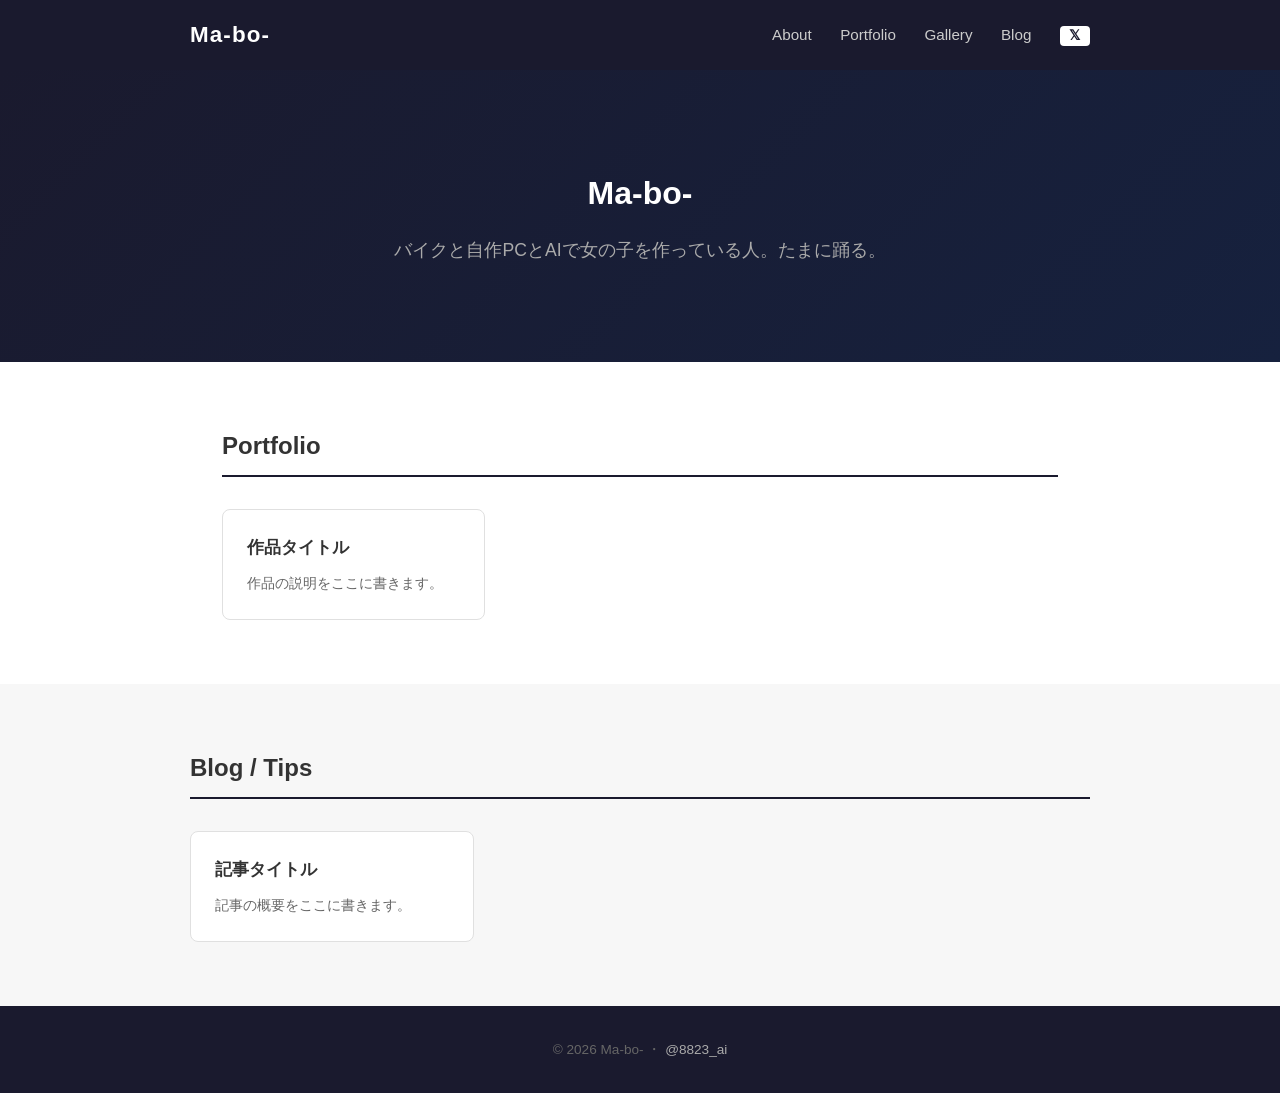
<file: index.html>
<!DOCTYPE html>
<html lang="ja">
<head>
  <meta charset="UTF-8">
  <meta name="viewport" content="width=device-width, initial-scale=1.0">
  <title>Ma-bo- | Blog & Portfolio</title>
  <link rel="stylesheet" href="style.css">
</head>
<body>

  <header>
    <div class="header-inner">
      <h1 class="site-title">Ma-bo-</h1>
      <nav>
        <a href="#about">About</a>
        <a href="#portfolio">Portfolio</a>
        <a href="gallery.html">Gallery</a>
        <a href="#blog">Blog</a>
        <a href="https://x.com/8823_ai" target="_blank" class="nav-x">𝕏</a>
      </nav>
    </div>
  </header>

  <section id="about" class="hero">
    <h2>Ma-bo-</h2>
    <p>バイクと自作PCとAIで女の子を作っている人。たまに踊る。</p>
  </section>

  <section id="portfolio" class="section">
    <h2 class="section-title">Portfolio</h2>
    <div class="card-grid">
      <div class="card">
        <h3>作品タイトル</h3>
        <p>作品の説明をここに書きます。</p>
      </div>
    </div>
  </section>

  <section id="blog" class="section alt">
    <h2 class="section-title">Blog / Tips</h2>
    <div class="card-grid">
      <div class="card">
        <h3>記事タイトル</h3>
        <p>記事の概要をここに書きます。</p>
      </div>
    </div>
  </section>

  <footer>
    <p>&copy; 2026 Ma-bo- ・ <a href="https://x.com/8823_ai" target="_blank">@8823_ai</a></p>
  </footer>

</body>
</html>
</file>
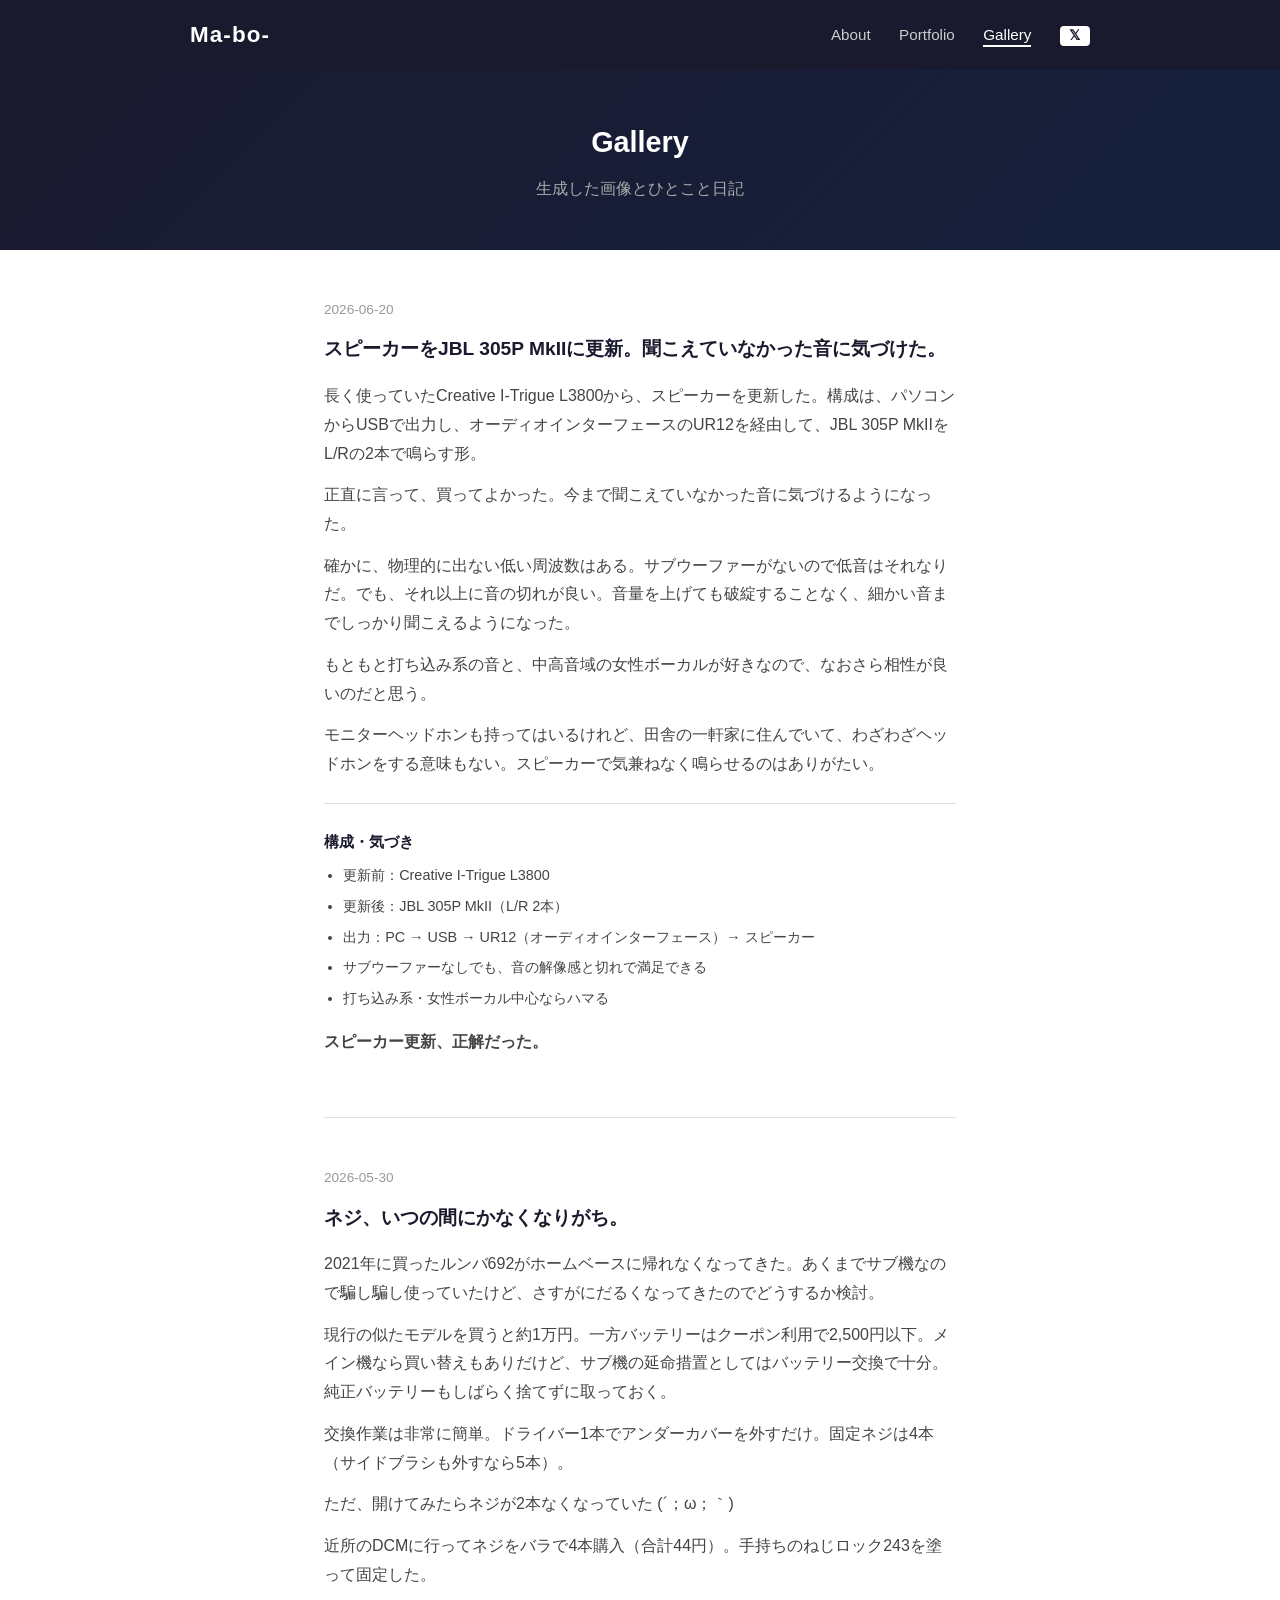
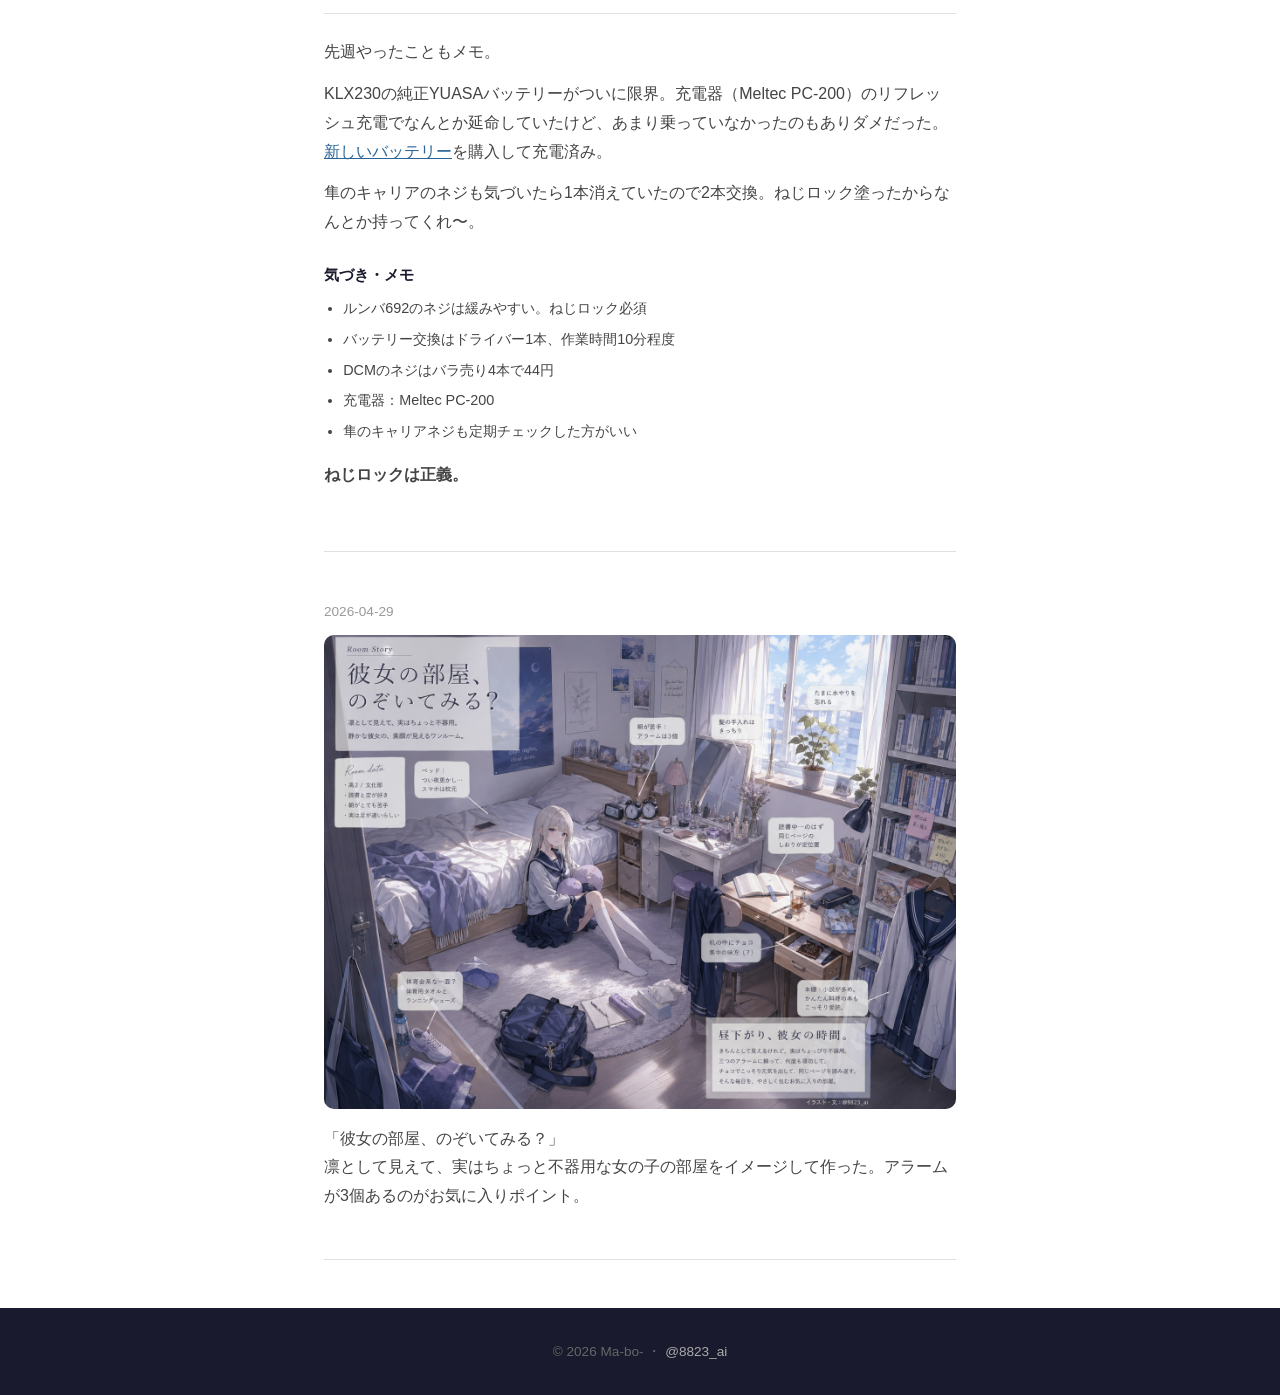
<file: gallery.html>
<!DOCTYPE html>
<html lang="ja">
<head>
  <meta charset="UTF-8">
  <meta name="viewport" content="width=device-width, initial-scale=1.0">
  <title>Gallery | Ma-bo-</title>
  <link rel="stylesheet" href="style.css">
</head>
<body>

  <header>
    <div class="header-inner">
      <h1 class="site-title"><a href="index.html">Ma-bo-</a></h1>
      <nav>
        <a href="index.html#about">About</a>
        <a href="index.html#portfolio">Portfolio</a>
        <a href="gallery.html" class="active">Gallery</a>
        <a href="https://x.com/8823_ai" target="_blank" class="nav-x">𝕏</a>
      </nav>
    </div>
  </header>

  <div class="page-hero">
    <h2>Gallery</h2>
    <p>生成した画像とひとこと日記</p>
  </div>

  <main class="feed">

    <!--
      =============================================
      投稿テンプレート（新しい投稿はここをコピーして
      一番上に貼り付け、画像パスと文章を書き換える）
      =============================================

    <article class="post">
      <div class="post-meta">
        <time>2026-00-00</time>
      </div>
      <img src="images/ファイル名.png" alt="説明" class="post-img">
      <p class="post-text">ここに日記を書く。</p>
    </article>

      =============================================
    -->

    <article class="post">
      <div class="post-meta">
        <time>2026-06-20</time>
      </div>
      <h3 class="post-title">スピーカーをJBL 305P MkIIに更新。聞こえていなかった音に気づけた。</h3>
      <div class="post-body">
        <p>長く使っていたCreative I-Trigue L3800から、スピーカーを更新した。構成は、パソコンからUSBで出力し、オーディオインターフェースのUR12を経由して、JBL 305P MkIIをL/Rの2本で鳴らす形。</p>
        <p>正直に言って、買ってよかった。今まで聞こえていなかった音に気づけるようになった。</p>
        <p>確かに、物理的に出ない低い周波数はある。サブウーファーがないので低音はそれなりだ。でも、それ以上に音の切れが良い。音量を上げても破綻することなく、細かい音までしっかり聞こえるようになった。</p>
        <p>もともと打ち込み系の音と、中高音域の女性ボーカルが好きなので、なおさら相性が良いのだと思う。</p>
        <p>モニターヘッドホンも持ってはいるけれど、田舎の一軒家に住んでいて、わざわざヘッドホンをする意味もない。スピーカーで気兼ねなく鳴らせるのはありがたい。</p>
        <hr>
        <h4>構成・気づき</h4>
        <ul>
          <li>更新前：Creative I-Trigue L3800</li>
          <li>更新後：JBL 305P MkII（L/R 2本）</li>
          <li>出力：PC → USB → UR12（オーディオインターフェース）→ スピーカー</li>
          <li>サブウーファーなしでも、音の解像感と切れで満足できる</li>
          <li>打ち込み系・女性ボーカル中心ならハマる</li>
        </ul>
        <p><strong>スピーカー更新、正解だった。</strong></p>
      </div>
    </article>

    <article class="post">
      <div class="post-meta">
        <time>2026-05-30</time>
      </div>
      <h3 class="post-title">ネジ、いつの間にかなくなりがち。</h3>
      <div class="post-body">
        <p>2021年に買ったルンバ692がホームベースに帰れなくなってきた。あくまでサブ機なので騙し騙し使っていたけど、さすがにだるくなってきたのでどうするか検討。</p>
        <p>現行の似たモデルを買うと約1万円。一方バッテリーはクーポン利用で2,500円以下。メイン機なら買い替えもありだけど、サブ機の延命措置としてはバッテリー交換で十分。純正バッテリーもしばらく捨てずに取っておく。</p>
        <p>交換作業は非常に簡単。ドライバー1本でアンダーカバーを外すだけ。固定ネジは4本（サイドブラシも外すなら5本）。</p>
        <p>ただ、開けてみたらネジが2本なくなっていた (´；ω；｀)</p>
        <p>近所のDCMに行ってネジをバラで4本購入（合計44円）。手持ちのねじロック243を塗って固定した。</p>
        <hr>
        <p>先週やったこともメモ。</p>
        <p>KLX230の純正YUASAバッテリーがついに限界。充電器（Meltec PC-200）のリフレッシュ充電でなんとか延命していたけど、あまり乗っていなかったのもありダメだった。<a href="https://www.amazon.co.jp/dp/B0GR53CKLR" target="_blank">新しいバッテリー</a>を購入して充電済み。</p>
        <p>隼のキャリアのネジも気づいたら1本消えていたので2本交換。ねじロック塗ったからなんとか持ってくれ〜。</p>
        <h4>気づき・メモ</h4>
        <ul>
          <li>ルンバ692のネジは緩みやすい。ねじロック必須</li>
          <li>バッテリー交換はドライバー1本、作業時間10分程度</li>
          <li>DCMのネジはバラ売り4本で44円</li>
          <li>充電器：Meltec PC-200</li>
          <li>隼のキャリアネジも定期チェックした方がいい</li>
        </ul>
        <p><strong>ねじロックは正義。</strong></p>
      </div>
    </article>

    <article class="post">
      <div class="post-meta">
        <time>2026-04-29</time>
      </div>
      <img src="images/room-story-01.png" alt="彼女の部屋、のぞいてみる？" class="post-img">
      <p class="post-text">「彼女の部屋、のぞいてみる？」<br>凛として見えて、実はちょっと不器用な女の子の部屋をイメージして作った。アラームが3個あるのがお気に入りポイント。</p>
    </article>

  </main>

  <footer>
    <p>&copy; 2026 Ma-bo- ・ <a href="https://x.com/8823_ai" target="_blank">@8823_ai</a></p>
  </footer>

</body>
</html>
</file>
<file: style.css>
* {
  margin: 0;
  padding: 0;
  box-sizing: border-box;
}

body {
  font-family: "Helvetica Neue", Arial, "Hiragino Kaku Gothic ProN", sans-serif;
  color: #333;
  line-height: 1.7;
}

/* Header */
header {
  background: #1a1a2e;
  color: #fff;
  padding: 1rem 2rem;
  position: sticky;
  top: 0;
  z-index: 100;
}

.header-inner {
  max-width: 900px;
  margin: 0 auto;
  display: flex;
  align-items: center;
  justify-content: space-between;
}

.site-title {
  font-size: 1.4rem;
  letter-spacing: 0.05em;
}

nav a {
  color: #ccc;
  text-decoration: none;
  margin-left: 1.5rem;
  font-size: 0.95rem;
  transition: color 0.2s;
}

nav a:hover {
  color: #fff;
}

.nav-x {
  background: #fff;
  color: #1a1a2e;
  padding: 0.15rem 0.6rem;
  border-radius: 4px;
  font-weight: bold;
  font-size: 0.85rem;
  transition: background 0.2s, color 0.2s;
}

.nav-x:hover {
  background: #ccc;
  color: #000;
}

/* Hero */
.hero {
  background: linear-gradient(135deg, #1a1a2e, #16213e);
  color: #fff;
  text-align: center;
  padding: 6rem 2rem;
}

.hero h2 {
  font-size: 2rem;
  margin-bottom: 1rem;
}

.hero p {
  font-size: 1.1rem;
  color: #aaa;
}

/* Sections */
.section {
  padding: 4rem 2rem;
  max-width: 900px;
  margin: 0 auto;
}

.section.alt {
  max-width: 100%;
  background: #f7f7f7;
  padding: 4rem 2rem;
}

.section.alt > * {
  max-width: 900px;
  margin-left: auto;
  margin-right: auto;
}

.section-title {
  font-size: 1.5rem;
  margin-bottom: 2rem;
  padding-bottom: 0.5rem;
  border-bottom: 2px solid #1a1a2e;
}

/* Cards */
.card-grid {
  display: grid;
  grid-template-columns: repeat(auto-fill, minmax(260px, 1fr));
  gap: 1.5rem;
}

.card {
  background: #fff;
  border: 1px solid #e0e0e0;
  border-radius: 8px;
  padding: 1.5rem;
  transition: box-shadow 0.2s;
}

.card:hover {
  box-shadow: 0 4px 16px rgba(0,0,0,0.1);
}

.card h3 {
  margin-bottom: 0.5rem;
  font-size: 1.05rem;
}

.card p {
  color: #666;
  font-size: 0.9rem;
}

/* Page Hero */
.page-hero {
  background: linear-gradient(135deg, #1a1a2e, #16213e);
  color: #fff;
  text-align: center;
  padding: 3rem 2rem;
}

.page-hero h2 {
  font-size: 1.8rem;
  margin-bottom: 0.5rem;
}

.page-hero p {
  color: #aaa;
}

/* Active nav link */
nav a.active {
  color: #fff;
  border-bottom: 2px solid #fff;
  padding-bottom: 2px;
}

/* Site title link */
.site-title a {
  color: inherit;
  text-decoration: none;
}

/* Feed */
.feed {
  max-width: 680px;
  margin: 3rem auto;
  padding: 0 1.5rem;
  display: flex;
  flex-direction: column;
  gap: 3rem;
}

/* Post */
.post {
  border-bottom: 1px solid #e0e0e0;
  padding-bottom: 3rem;
}

.post-meta time {
  font-size: 0.85rem;
  color: #999;
  display: block;
  margin-bottom: 0.75rem;
}

.post-img {
  width: 100%;
  border-radius: 10px;
  display: block;
  margin-bottom: 1rem;
}

.post-img-placeholder {
  width: 100%;
  aspect-ratio: 4 / 3;
  background: #f0f0f0;
  border-radius: 10px;
  display: flex;
  align-items: center;
  justify-content: center;
  text-align: center;
  color: #aaa;
  font-size: 0.9rem;
  margin-bottom: 1rem;
  line-height: 1.8;
}

.post-text {
  font-size: 1rem;
  color: #444;
  line-height: 1.8;
}

.post-title {
  font-size: 1.2rem;
  margin-bottom: 1rem;
  color: #1a1a2e;
}

.post-body {
  font-size: 1rem;
  color: #444;
  line-height: 1.8;
}

.post-body p {
  margin-bottom: 0.8rem;
}

.post-body hr {
  border: none;
  border-top: 1px solid #e0e0e0;
  margin: 1.5rem 0;
}

.post-body h4 {
  font-size: 0.95rem;
  color: #1a1a2e;
  margin: 1.5rem 0 0.5rem;
}

.post-body ul {
  padding-left: 1.2rem;
  margin-bottom: 1rem;
}

.post-body ul li {
  margin-bottom: 0.3rem;
  font-size: 0.9rem;
}

.post-body a {
  color: #2a6496;
  text-decoration: underline;
}

.post-body a:hover {
  color: #1a1a2e;
}

/* Footer */
footer {
  text-align: center;
  padding: 2rem;
  background: #1a1a2e;
  color: #666;
  font-size: 0.85rem;
}

footer a {
  color: #aaa;
  text-decoration: none;
}

footer a:hover {
  color: #fff;
}
</file>
